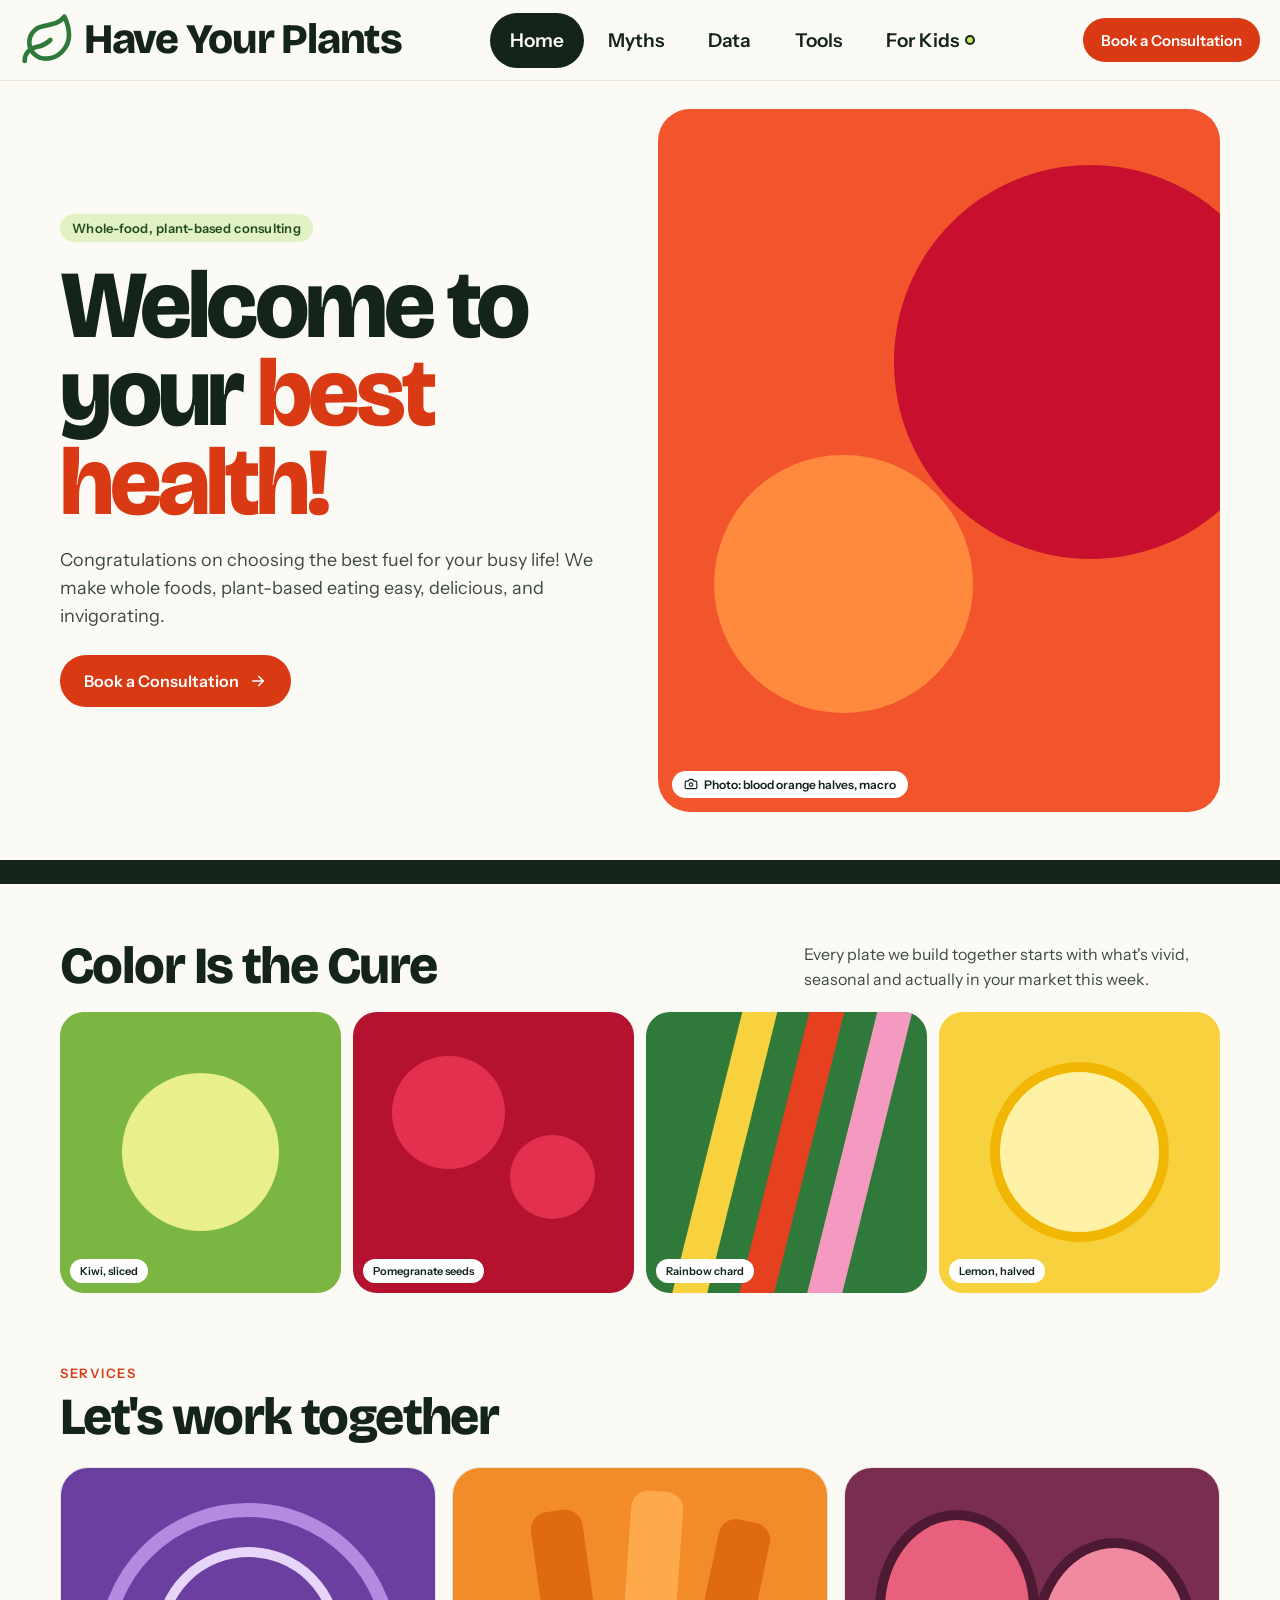
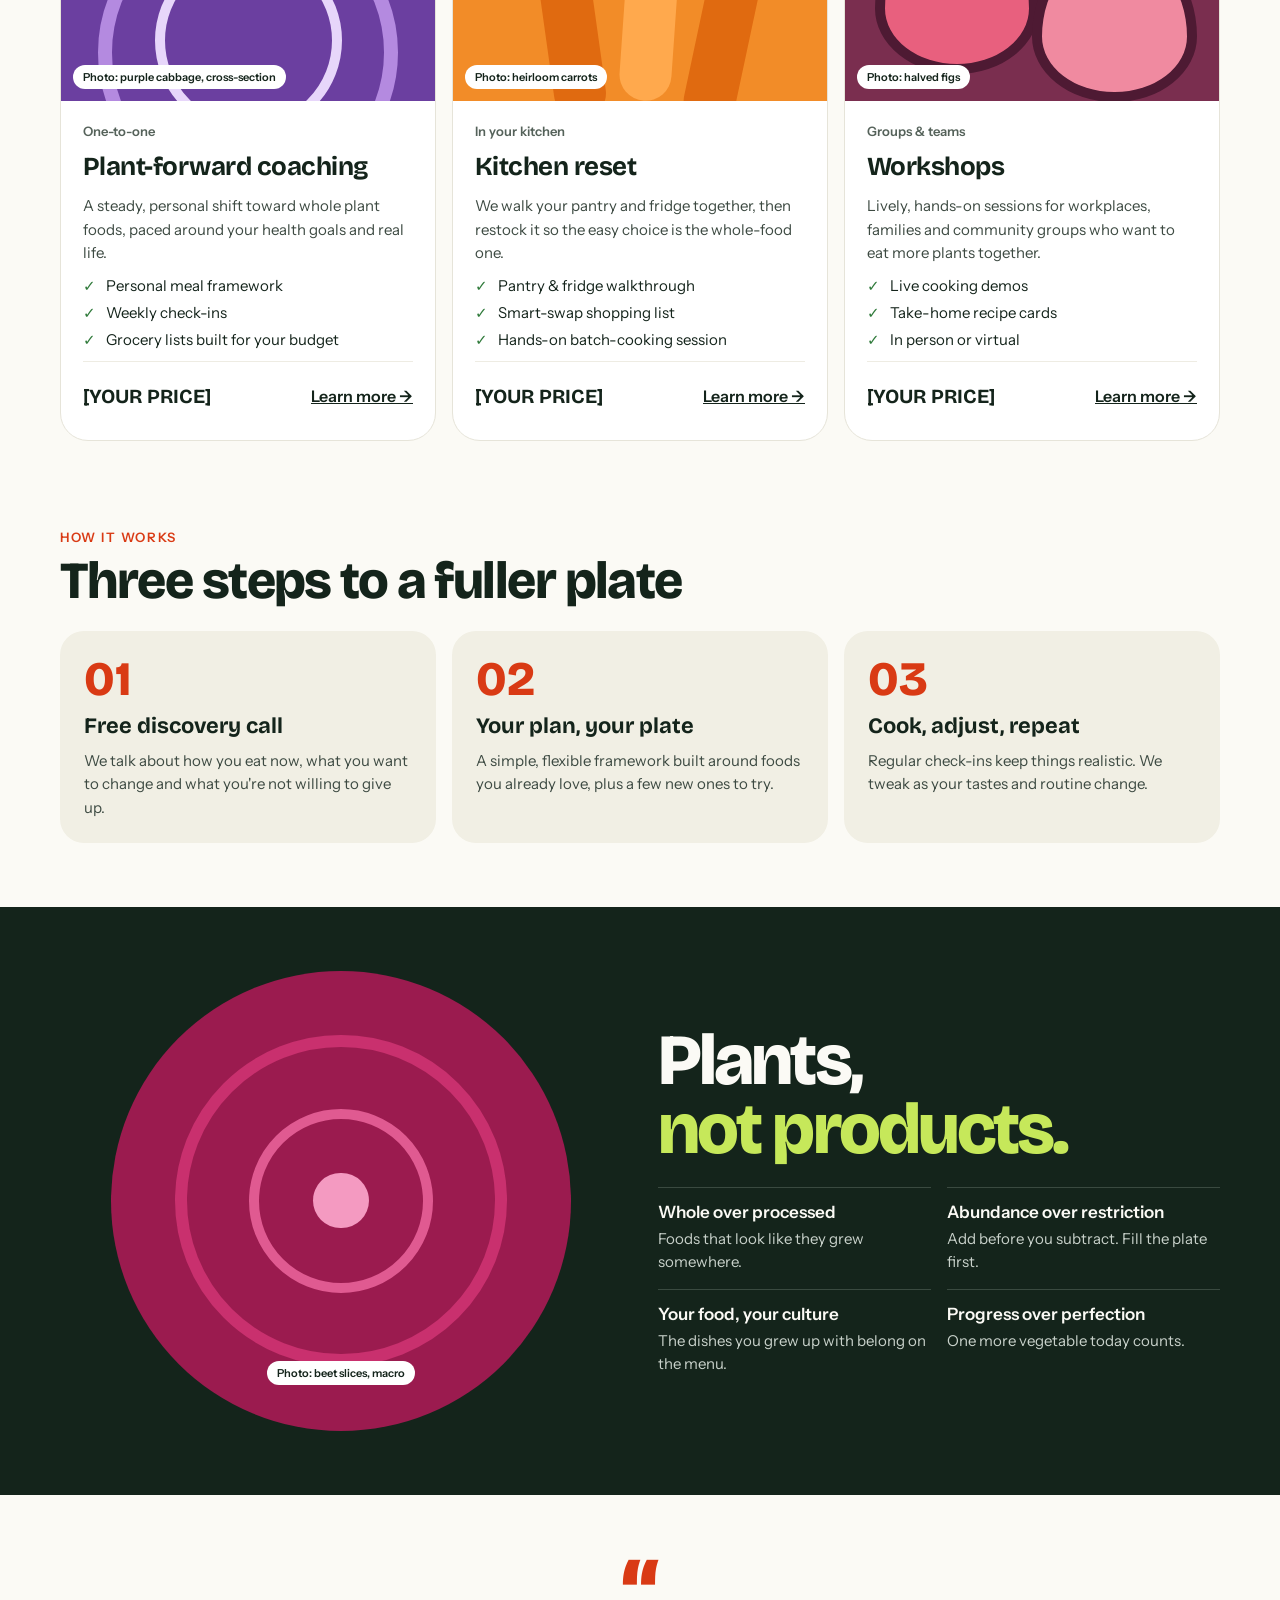
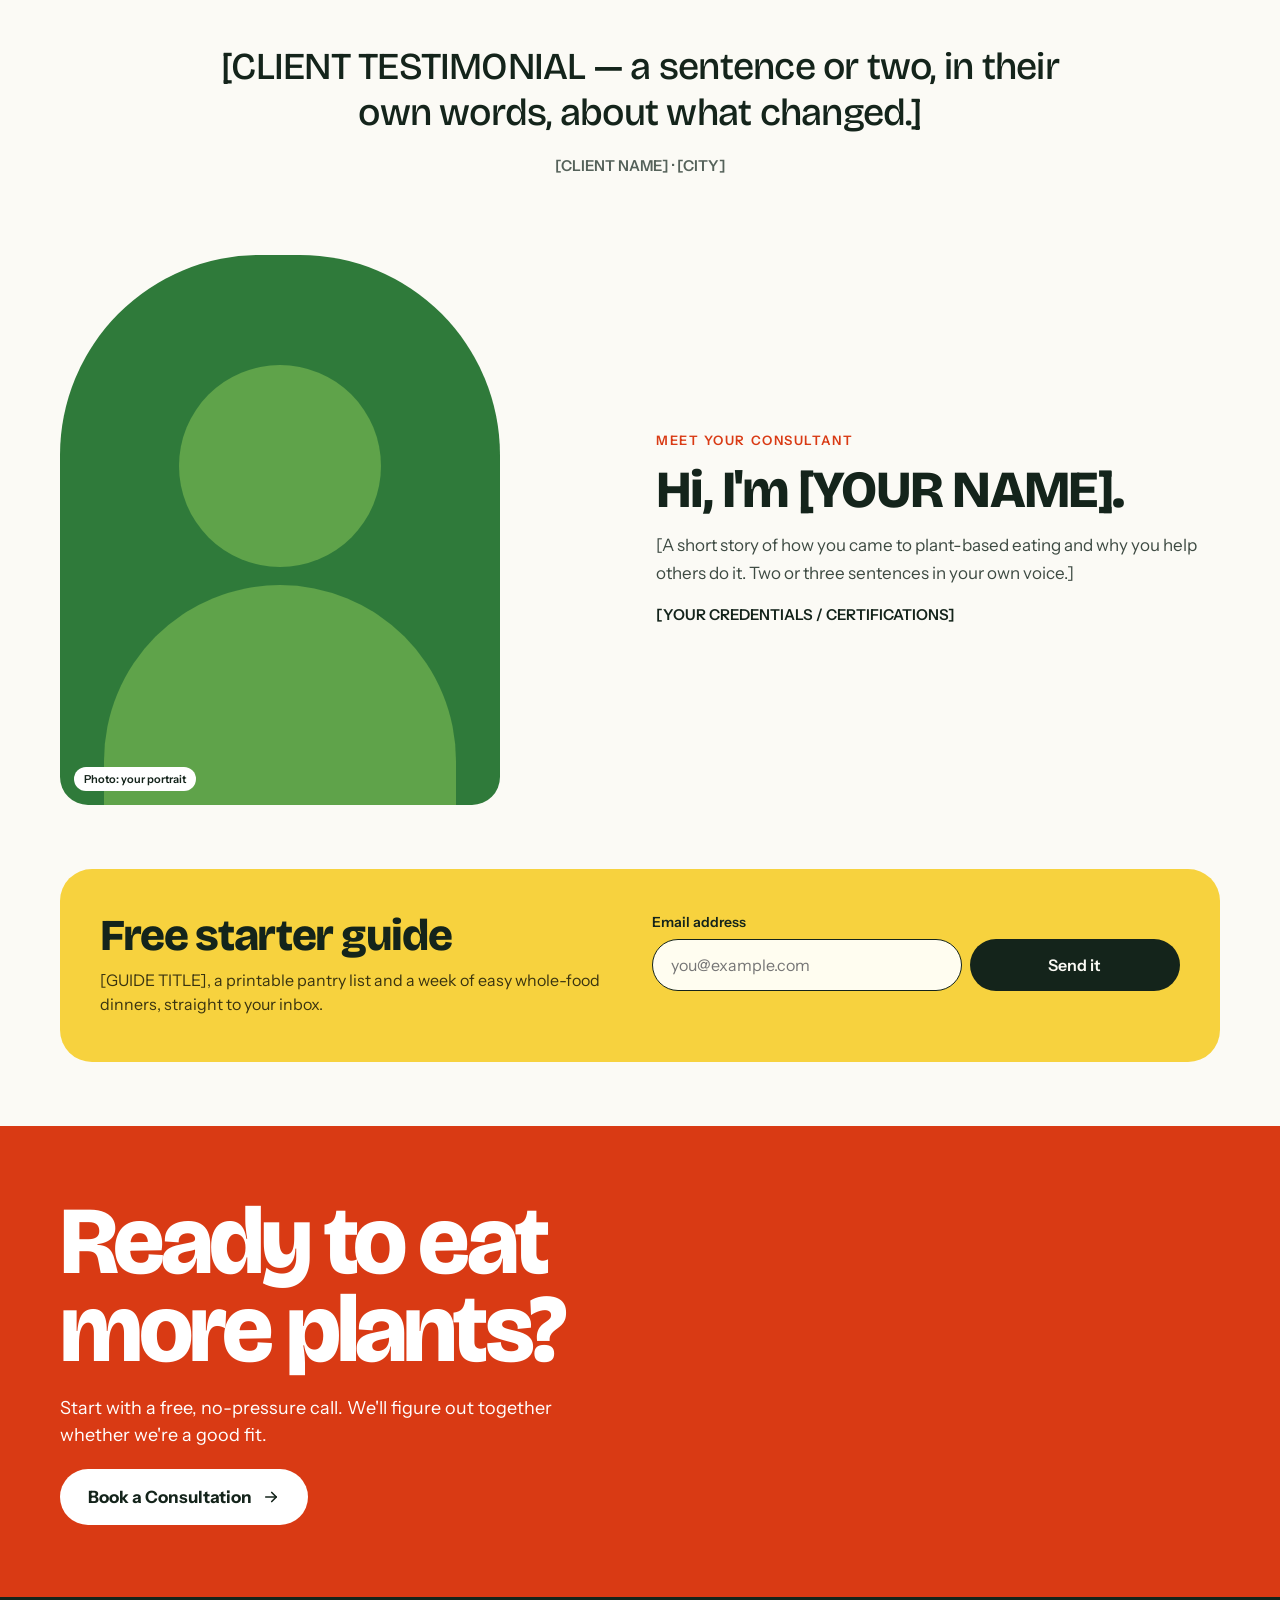
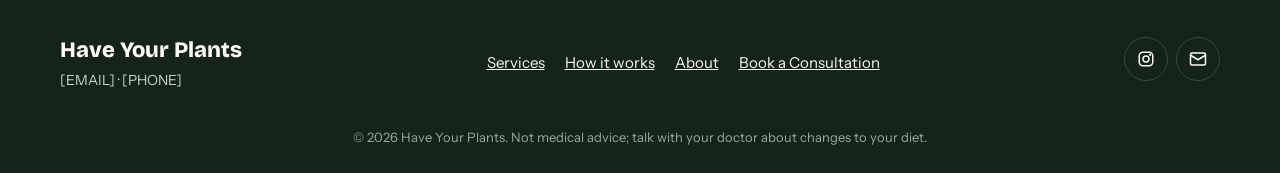
<file: MVP/index.html>
<!doctype html>
<html lang="en">
<head>
  <meta charset="utf-8">
  <meta name="viewport" content="width=device-width, initial-scale=1">
  <title>Have Your Plants — Whole-Food, Plant-Based Consulting</title>
  <meta name="description" content="Whole-food, plant-based consulting. We make plant-based eating easy, delicious, and invigorating.">
  <meta name="theme-color" content="#FBFAF5">

  <link rel="preconnect" href="https://fonts.googleapis.com">
  <link rel="preconnect" href="https://fonts.gstatic.com" crossorigin>
  <link rel="stylesheet" href="https://fonts.googleapis.com/css2?family=Bricolage+Grotesque:opsz,wght@12..96,500;12..96,700;12..96,800&family=Instrument+Sans:wght@400;500;600&display=swap">
  <link rel="stylesheet" href="css/styles.css">
  <script src="js/main.js" defer></script>
</head>
<body>
<a class="skip-link" href="#main">Skip to content</a>

<!-- NAV -->
<header class="site-header">
  <nav class="nav" aria-label="Main">
    <a class="brand" href="#top">
      <svg width="56" height="56" viewBox="0 0 24 24" fill="none" stroke="#2F7A3A" stroke-width="2" stroke-linecap="round" stroke-linejoin="round" aria-hidden="true"><path d="M11 20A7 7 0 0 1 9.8 6.1C15.5 5 17 4.48 19 2c1 2 2 4.18 2 8 0 5.5-4.78 10-10 10Z"/><path d="M2 21c0-3 1.85-5.36 5.08-6C9.5 14.52 12 13 13 12"/></svg>
      <span>Have Your Plants</span>
    </a>

    <ul class="nav__links">
      <li><a href="#top" aria-current="page">Home</a></li>
      <li><a href="#myths">Myths</a></li>
      <li><a href="#data">Data</a></li>
      <li><a href="#tools">Tools</a></li>
      <li><a href="#kids">For Kids<span class="kids-dot" aria-hidden="true"></span></a></li>
    </ul>

    <div class="nav__actions">
      <a class="btn btn--accent btn--sm nav__cta" href="#book">Book a Consultation</a>
      <button class="menu-toggle" type="button" aria-label="Open menu" aria-expanded="false" aria-controls="mobile-menu">
        <svg class="icon-open" width="20" height="20" viewBox="0 0 24 24" fill="none" stroke="currentColor" stroke-width="2" stroke-linecap="round" aria-hidden="true"><path d="M4 7h16"/><path d="M4 12h16"/><path d="M4 17h10"/></svg>
        <svg class="icon-close" width="20" height="20" viewBox="0 0 24 24" fill="none" stroke="currentColor" stroke-width="2" stroke-linecap="round" aria-hidden="true"><path d="M6 6l12 12"/><path d="M18 6L6 18"/></svg>
      </button>
    </div>
  </nav>

  <div id="mobile-menu" class="mobile-menu" hidden>
    <ul>
      <li><a href="#top" aria-current="page">Home<span class="dot" aria-hidden="true">●</span></a></li>
      <li><a href="#myths">Myths<span class="arrow" aria-hidden="true">→</span></a></li>
      <li><a href="#data">Data<span class="arrow" aria-hidden="true">→</span></a></li>
      <li><a href="#tools">Tools<span class="arrow" aria-hidden="true">→</span></a></li>
      <li><a href="#kids"><span class="kids-label">For Kids<span class="pill-tag">Fun stuff</span></span><span class="arrow" aria-hidden="true">→</span></a></li>
    </ul>
    <a class="btn btn--accent btn--block" href="#book">Book a Consultation</a>
  </div>
</header>

<main id="main">

  <!-- HERO -->
  <section id="top" class="container hero">
    <div class="hero__copy">
      <span class="badge">Whole-food, plant-based consulting</span>
      <h1 class="display">Welcome to your <em>best health!</em></h1>
      <p class="lede">Congratulations on choosing the best fuel for your busy life! We make whole foods, plant-based eating easy, delicious, and invigorating.</p>
      <div class="hero__ctas">
        <a class="btn btn--accent" href="#book">Book a Consultation
          <svg width="18" height="18" viewBox="0 0 24 24" fill="none" stroke="currentColor" stroke-width="2.2" stroke-linecap="round" stroke-linejoin="round" aria-hidden="true"><path d="M5 12h14"/><path d="m13 6 6 6-6 6"/></svg>
        </a>
      </div>
    </div>
    <!-- Replace placeholder with: <img src="…" alt="Blood orange halves" style="aspect-ratio:4/5;border-radius:32px;object-fit:cover;width:100%"> -->
    <div class="ph ph--orange" role="img" aria-label="Photo placeholder: blood orange halves, macro close-up">
      <i style="width:70%;aspect-ratio:1;border-radius:50%;background:#C8102E;right:-12%;top:8%"></i>
      <i style="width:46%;aspect-ratio:1;border-radius:50%;background:#FF8A3D;left:10%;bottom:14%"></i>
      <span class="ph__label">
        <svg width="14" height="14" viewBox="0 0 24 24" fill="none" stroke="currentColor" stroke-width="2" stroke-linecap="round" stroke-linejoin="round" aria-hidden="true"><path d="M14.5 4h-5L7 7H4a2 2 0 0 0-2 2v9a2 2 0 0 0 2 2h16a2 2 0 0 0 2-2V9a2 2 0 0 0-2-2h-3l-2.5-3z"/><circle cx="12" cy="13" r="3"/></svg>Photo: blood orange halves, macro</span>
    </div>
  </section>

  <!-- PRODUCE TICKER -->
  <div class="ticker" aria-hidden="true"></div>

  <!-- IN SEASON MOSAIC -->
  <section class="container mosaic" aria-labelledby="mosaic-title">
    <div class="mosaic__head">
      <h2 id="mosaic-title" class="h2">Color Is the Cure</h2>
      <p>Every plate we build together starts with what's vivid, seasonal and actually in your market this week.</p>
    </div>
    <div class="mosaic__grid">
      <div class="ph" role="img" aria-label="Photo placeholder: sliced golden kiwi, close-up" style="background:#7BB542">
        <i style="inset:22%;border-radius:50%;background:#E9F08A"></i>
        <span class="ph__label">Kiwi, sliced</span>
      </div>
      <div class="ph" role="img" aria-label="Photo placeholder: pomegranate seeds, macro" style="background:#B5122F">
        <i style="width:40%;aspect-ratio:1;border-radius:50%;background:#E3304F;left:14%;top:16%"></i>
        <i style="width:30%;aspect-ratio:1;border-radius:50%;background:#E3304F;right:14%;bottom:26%"></i>
        <span class="ph__label">Pomegranate seeds</span>
      </div>
      <div class="ph" role="img" aria-label="Photo placeholder: rainbow chard stems, close-up" style="background:#2F7A3A">
        <i style="width:12%;height:120%;left:22%;top:-10%;background:#F7D23E;transform:rotate(14deg)"></i>
        <i style="width:12%;height:120%;left:46%;top:-10%;background:#E5401F;transform:rotate(14deg)"></i>
        <i style="width:12%;height:120%;left:70%;top:-10%;background:#F49AC1;transform:rotate(14deg)"></i>
        <span class="ph__label">Rainbow chard</span>
      </div>
      <div class="ph" role="img" aria-label="Photo placeholder: halved lemon, macro" style="background:#F7D23E">
        <i style="inset:18%;border-radius:50%;background:#FFF1A6;border:10px solid #F2B705"></i>
        <span class="ph__label">Lemon, halved</span>
      </div>
    </div>
  </section>

  <!-- SERVICES -->
  <section id="services" class="container services" aria-labelledby="services-title">
    <div class="section-head">
      <span class="eyebrow">Services</span>
      <h2 id="services-title" class="h2">Let's work together</h2>
    </div>
    <div class="cards">

      <article class="card">
        <div class="ph" role="img" aria-label="Photo placeholder: purple cabbage cross-section, macro" style="background:#6B3FA0">
          <i style="width:80%;aspect-ratio:1;left:10%;top:15%;border-radius:50%;border:14px solid #B48AE0"></i>
          <i style="width:50%;aspect-ratio:1;left:25%;top:34%;border-radius:50%;border:10px solid #E7D6FA"></i>
          <span class="ph__label">Photo: purple cabbage, cross-section</span>
        </div>
        <div class="card__body">
          <span class="card__kicker">One-to-one</span>
          <h3>Plant-forward coaching</h3>
          <p>A steady, personal shift toward whole plant foods, paced around your health goals and real life.</p>
          <ul class="checks">
            <li>Personal meal framework</li>
            <li>Weekly check-ins</li>
            <li>Grocery lists built for your budget</li>
          </ul>
          <div class="card__foot">
            <span class="price">[YOUR PRICE]</span>
            <a class="more" href="#book">Learn more →</a>
          </div>
        </div>
      </article>

      <article class="card">
        <div class="ph" role="img" aria-label="Photo placeholder: bunch of carrots with tops, close-up" style="background:#F28C28">
          <i style="width:14%;height:90%;left:24%;top:18%;border-radius:40px 40px 60px 60px;background:#E06A10;transform:rotate(-8deg)"></i>
          <i style="width:14%;height:90%;left:46%;top:10%;border-radius:40px 40px 60px 60px;background:#FFA94D;transform:rotate(4deg)"></i>
          <i style="width:14%;height:90%;left:66%;top:22%;border-radius:40px 40px 60px 60px;background:#E06A10;transform:rotate(12deg)"></i>
          <span class="ph__label">Photo: heirloom carrots</span>
        </div>
        <div class="card__body">
          <span class="card__kicker">In your kitchen</span>
          <h3>Kitchen reset</h3>
          <p>We walk your pantry and fridge together, then restock it so the easy choice is the whole-food one.</p>
          <ul class="checks">
            <li>Pantry &amp; fridge walkthrough</li>
            <li>Smart-swap shopping list</li>
            <li>Hands-on batch-cooking session</li>
          </ul>
          <div class="card__foot">
            <span class="price">[YOUR PRICE]</span>
            <a class="more" href="#book">Learn more →</a>
          </div>
        </div>
      </article>

      <article class="card">
        <div class="ph" role="img" aria-label="Photo placeholder: halved figs, macro" style="background:#7A2E4F">
          <i style="width:44%;aspect-ratio:1;left:8%;top:18%;border-radius:50% 50% 50% 50% / 60% 60% 40% 40%;background:#E8607E;border:10px solid #4E1A33"></i>
          <i style="width:44%;aspect-ratio:1;right:6%;top:30%;border-radius:50% 50% 50% 50% / 60% 60% 40% 40%;background:#F08AA0;border:10px solid #4E1A33"></i>
          <span class="ph__label">Photo: halved figs</span>
        </div>
        <div class="card__body">
          <span class="card__kicker">Groups &amp; teams</span>
          <h3>Workshops</h3>
          <p>Lively, hands-on sessions for workplaces, families and community groups who want to eat more plants together.</p>
          <ul class="checks">
            <li>Live cooking demos</li>
            <li>Take-home recipe cards</li>
            <li>In person or virtual</li>
          </ul>
          <div class="card__foot">
            <span class="price">[YOUR PRICE]</span>
            <a class="more" href="#book">Learn more →</a>
          </div>
        </div>
      </article>

    </div>
  </section>

  <!-- HOW IT WORKS -->
  <section id="how" class="container how" aria-labelledby="how-title">
    <div class="section-head">
      <span class="eyebrow">How it works</span>
      <h2 id="how-title" class="h2">Three steps to a fuller plate</h2>
    </div>
    <ol class="steps">
      <li>
        <span class="steps__num" aria-hidden="true">01</span>
        <h3>Free discovery call</h3>
        <p>We talk about how you eat now, what you want to change and what you're not willing to give up.</p>
      </li>
      <li>
        <span class="steps__num" aria-hidden="true">02</span>
        <h3>Your plan, your plate</h3>
        <p>A simple, flexible framework built around foods you already love, plus a few new ones to try.</p>
      </li>
      <li>
        <span class="steps__num" aria-hidden="true">03</span>
        <h3>Cook, adjust, repeat</h3>
        <p>Regular check-ins keep things realistic. We tweak as your tastes and routine change.</p>
      </li>
    </ol>
  </section>

  <!-- PHILOSOPHY BAND -->
  <section class="band" aria-labelledby="band-title">
    <div class="container band__inner">
      <div class="ph ph--beet" role="img" aria-label="Photo placeholder: roasted beet slices, overhead macro">
        <i style="inset:14%;border-radius:50%;border:12px solid #C9306E"></i>
        <i style="inset:30%;border-radius:50%;border:10px solid #E05A91"></i>
        <i style="inset:44%;border-radius:50%;background:#F49AC1"></i>
        <span class="ph__label">Photo: beet slices, macro</span>
      </div>
      <div class="band__copy">
        <h2 id="band-title" class="display">Plants,<br><span>not products.</span></h2>
        <div class="principles">
          <div>
            <h3>Whole over processed</h3>
            <p>Foods that look like they grew somewhere.</p>
          </div>
          <div>
            <h3>Abundance over restriction</h3>
            <p>Add before you subtract. Fill the plate first.</p>
          </div>
          <div>
            <h3>Your food, your culture</h3>
            <p>The dishes you grew up with belong on the menu.</p>
          </div>
          <div>
            <h3>Progress over perfection</h3>
            <p>One more vegetable today counts.</p>
          </div>
        </div>
      </div>
    </div>
  </section>

  <!-- TESTIMONIAL -->
  <figure class="container testimonial" style="margin-top:0;margin-bottom:0">
    <span class="testimonial__mark" aria-hidden="true">“</span>
    <blockquote>[CLIENT TESTIMONIAL — a sentence or two, in their own words, about what changed.]</blockquote>
    <figcaption>[CLIENT NAME] · [CITY]</figcaption>
  </figure>

  <!-- ABOUT -->
  <section id="about" class="container about" aria-labelledby="about-title">
    <div class="ph ph--portrait" role="img" aria-label="Photo placeholder: portrait of the consultant at a farmers market">
      <i style="width:46%;aspect-ratio:1;border-radius:50%;background:#5FA34A;left:27%;top:20%"></i>
      <i style="width:80%;height:40%;border-radius:200px 200px 0 0;background:#5FA34A;left:10%;bottom:0"></i>
      <span class="ph__label">Photo: your portrait</span>
    </div>
    <div class="about__copy">
      <span class="eyebrow">Meet your consultant</span>
      <h2 id="about-title" class="h2">Hi, I'm [YOUR NAME].</h2>
      <p>[A short story of how you came to plant-based eating and why you help others do it. Two or three sentences in your own voice.]</p>
      <p class="creds">[YOUR CREDENTIALS / CERTIFICATIONS]</p>
    </div>
  </section>

  <!-- FREE GUIDE -->
  <section class="guide-wrap" aria-labelledby="guide-title">
    <div class="guide">
      <div class="guide__copy">
        <h2 id="guide-title" class="display">Free starter guide</h2>
        <p>[GUIDE TITLE], a printable pantry list and a week of easy whole-food dinners, straight to your inbox.</p>
      </div>
      <form id="guide-form" novalidate>
        <label for="guide-email">Email address</label>
        <div class="guide__row">
          <input id="guide-email" name="email" type="email" autocomplete="email" inputmode="email" placeholder="you@example.com" required aria-describedby="guide-msg">
          <button class="btn btn--ink" type="submit">Send it</button>
        </div>
        <p id="guide-msg" class="form-msg" role="status" aria-live="polite"></p>
      </form>
    </div>
  </section>

  <!-- BOOK CTA -->
  <section id="book" class="book" aria-labelledby="book-title">
    <div class="container book__inner">
      <h2 id="book-title" class="display">Ready to eat<br>more plants?</h2>
      <p>Start with a free, no-pressure call. We'll figure out together whether we're a good fit.</p>
      <!-- TODO: point at your scheduling link (Calendly, Acuity, etc.) -->
      <a class="btn btn--white" href="#book">Book a Consultation
        <svg width="18" height="18" viewBox="0 0 24 24" fill="none" stroke="currentColor" stroke-width="2.2" stroke-linecap="round" stroke-linejoin="round" aria-hidden="true"><path d="M5 12h14"/><path d="m13 6 6 6-6 6"/></svg>
      </a>
    </div>
  </section>

</main>

<!-- FOOTER -->
<footer class="site-footer">
  <div class="container footer__inner">
    <div class="footer__brand">
      <strong>Have Your Plants</strong>
      <span>[EMAIL] · [PHONE]</span>
    </div>
    <nav class="footer__nav" aria-label="Footer">
      <a href="#services">Services</a>
      <a href="#how">How it works</a>
      <a href="#about">About</a>
      <a href="#book">Book a Consultation</a>
    </nav>
    <div class="social">
      <a href="#top" aria-label="Instagram">
        <svg width="18" height="18" viewBox="0 0 24 24" fill="none" stroke="currentColor" stroke-width="2" stroke-linecap="round" stroke-linejoin="round" aria-hidden="true"><rect x="3" y="3" width="18" height="18" rx="5"/><circle cx="12" cy="12" r="4"/><circle cx="17.5" cy="6.5" r="0.5"/></svg>
      </a>
      <a href="#top" aria-label="Email">
        <svg width="18" height="18" viewBox="0 0 24 24" fill="none" stroke="currentColor" stroke-width="2" stroke-linecap="round" stroke-linejoin="round" aria-hidden="true"><rect x="2" y="4" width="20" height="16" rx="2"/><path d="m22 7-10 6L2 7"/></svg>
      </a>
    </div>
  </div>
  <p class="footer__legal">© <span id="year">2026</span> Have Your Plants. Not medical advice; talk with your doctor about changes to your diet.</p>
</footer>

</body>
</html>
</file>
<file: MVP/css/styles.css>
/* ==========================================================================
   Have Your Plants — mobile-first styles
   Base rules target small screens; @media (min-width: …) layers add desktop.
   ========================================================================== */

:root {
  --accent: #D93A14;
  --ink: #14241B;
  --paper: #FBFAF5;
  --white: #FFFFFF;
  --line: #E6E4D9;
  --line-soft: #EEECE3;
  --muted: #3D4A42;
  --muted-2: #55625A;
  --leaf: #2F7A3A;
  --lime: #C6E85A;
  --sand: #F1EFE4;
  --sun: #F7D23E;

  --font-display: 'Bricolage Grotesque', system-ui, sans-serif;
  --font-body: 'Instrument Sans', system-ui, -apple-system, 'Segoe UI', sans-serif;

  --gutter: 20px;
  --max: 1200px;
  --header-h: 80px;
}

*, *::before, *::after { box-sizing: border-box; }

html {
  scroll-behavior: smooth;
  scroll-padding-top: var(--header-h);
  -webkit-text-size-adjust: 100%;
}

@media (prefers-reduced-motion: reduce) {
  html { scroll-behavior: auto; }
}

body {
  margin: 0;
  font-family: var(--font-body);
  color: var(--ink);
  background: var(--paper);
  overflow-x: clip;
}

h1, h2, h3, p, blockquote, ul, ol { margin: 0; }
ul, ol { padding: 0; list-style: none; }
img, svg { display: block; }
a { color: inherit; }

:focus-visible {
  outline: 3px solid var(--accent);
  outline-offset: 3px;
}

.visually-hidden {
  position: absolute !important;
  width: 1px; height: 1px;
  padding: 0; margin: -1px;
  overflow: hidden; clip: rect(0 0 0 0);
  white-space: nowrap; border: 0;
}

.skip-link {
  position: absolute;
  left: 12px; top: -60px;
  z-index: 100;
  padding: 10px 16px;
  border-radius: 999px;
  background: var(--ink);
  color: var(--paper);
  font-weight: 600;
  text-decoration: none;
}
.skip-link:focus { top: 12px; }

.container {
  max-width: var(--max);
  margin: 0 auto;
  padding-left: var(--gutter);
  padding-right: var(--gutter);
}

/* ---------- Shared type ---------- */

.display {
  font-family: var(--font-display);
  font-weight: 800;
  letter-spacing: -0.03em;
  line-height: 1;
}

.h2 {
  font-family: var(--font-display);
  font-weight: 800;
  font-size: clamp(32px, 6vw, 52px);
  line-height: 1;
  letter-spacing: -0.03em;
}

.eyebrow {
  font-size: 13px;
  font-weight: 600;
  letter-spacing: 0.12em;
  text-transform: uppercase;
  color: var(--accent);
}

.lede {
  font-size: 18px;
  line-height: 1.55;
  color: var(--muted);
}

.section-head {
  display: flex;
  flex-direction: column;
  gap: 10px;
}

/* ---------- Buttons ---------- */

.btn {
  display: inline-flex;
  align-items: center;
  justify-content: center;
  gap: 10px;
  min-height: 52px;
  padding: 0 24px;
  border: 0;
  border-radius: 999px;
  font: inherit;
  font-weight: 600;
  font-size: 16px;
  text-decoration: none;
  cursor: pointer;
  transition: transform .15s ease, filter .15s ease;
}
.btn:hover { filter: brightness(1.08); }
.btn:active { transform: translateY(1px); }

.btn--accent { background: var(--accent); color: var(--white); }
.btn--ink    { background: var(--ink); color: var(--paper); }
.btn--white  { background: var(--white); color: var(--ink); font-weight: 700; font-size: 17px; min-height: 56px; padding: 0 28px; }
.btn--sm     { min-height: 44px; padding: 0 18px; font-size: 15px; }
.btn--block  { display: flex; width: 100%; }

/* ---------- Header / nav ---------- */

.site-header {
  position: sticky;
  top: 0;
  z-index: 10;
  background: var(--paper);
  border-bottom: 1px solid var(--line);
}

.nav {
  max-width: 1280px;
  margin: 0 auto;
  padding: 12px var(--gutter);
  display: flex;
  align-items: center;
  justify-content: space-between;
  gap: 12px;
}

.brand {
  flex: 0 1 auto;
  min-width: 0;
  display: flex;
  align-items: center;
  gap: 8px;
  color: var(--ink);
  text-decoration: none;
}
.brand svg {
  flex-shrink: 0;
  width: clamp(36px, 10vw, 56px);
  height: auto;
}
.brand span {
  font-family: var(--font-display);
  font-weight: 800;
  font-size: clamp(24px, 7vw, 42px);
  line-height: 0.95;
  letter-spacing: -0.03em;
}

.nav__links,
.nav__cta { display: none; }

.nav__actions {
  display: flex;
  align-items: center;
  gap: 8px;
}

.menu-toggle {
  width: 44px;
  height: 44px;
  flex-shrink: 0;
  padding: 0;
  border-radius: 999px;
  border: 1.5px solid var(--ink);
  background: transparent;
  color: var(--ink);
  display: inline-flex;
  align-items: center;
  justify-content: center;
  cursor: pointer;
}
.menu-toggle .icon-close { display: none; }
.menu-toggle[aria-expanded="true"] {
  background: var(--ink);
  color: var(--paper);
}
.menu-toggle[aria-expanded="true"] .icon-open { display: none; }
.menu-toggle[aria-expanded="true"] .icon-close { display: block; }

.mobile-menu {
  border-top: 1px solid var(--line);
  background: var(--paper);
  padding: 8px var(--gutter) 24px;
  max-height: calc(100vh - var(--header-h));
  max-height: calc(100dvh - var(--header-h));
  overflow-y: auto;
}
.mobile-menu[hidden] { display: none; }

.mobile-menu li { border-bottom: 1px solid var(--line); }
.mobile-menu li:last-child { border-bottom: 0; }

.mobile-menu a:not(.btn) {
  display: flex;
  align-items: center;
  justify-content: space-between;
  min-height: 60px;
  font-family: var(--font-display);
  font-weight: 800;
  font-size: 30px;
  letter-spacing: -0.02em;
  color: var(--ink);
  text-decoration: none;
}
.mobile-menu a[aria-current="page"] { color: var(--accent); }
.mobile-menu .arrow { font-size: 22px; }
.mobile-menu .dot { font-size: 20px; }
.mobile-menu .btn { margin-top: 20px; }

.pill-tag {
  padding: 3px 10px;
  border-radius: 999px;
  background: var(--lime);
  color: var(--ink);
  font-family: var(--font-body);
  font-size: 12px;
  font-weight: 600;
  letter-spacing: 0;
}

.kids-label {
  display: inline-flex;
  align-items: center;
  gap: 10px;
}

/* ---------- Photo placeholders ---------- */

.ph {
  position: relative;
  overflow: hidden;
}
.ph > i {
  position: absolute;
  display: block;
}
.ph__label {
  position: absolute;
  left: 10px;
  bottom: 10px;
  display: inline-flex;
  align-items: center;
  gap: 6px;
  padding: 5px 10px;
  border-radius: 999px;
  background: var(--white);
  color: var(--ink);
  font-size: 11px;
  font-weight: 600;
}

/* ---------- Hero ---------- */

.hero {
  padding-top: 28px;
  padding-bottom: 48px;
  display: grid;
  gap: 36px;
  align-items: center;
}
.hero__copy {
  display: flex;
  flex-direction: column;
  gap: 20px;
}
.badge {
  align-self: flex-start;
  display: inline-flex;
  align-items: center;
  padding: 6px 12px;
  border-radius: 999px;
  background: #E3F2C4;
  color: #234D1F;
  font-size: 13px;
  font-weight: 600;
  letter-spacing: 0.02em;
}
.hero h1 {
  font-size: clamp(48px, 10vw, 96px);
  line-height: 0.92;
  letter-spacing: -0.04em;
}
.hero h1 em { font-style: normal; color: var(--accent); }
.hero .lede { max-width: 34rem; }
.hero__ctas { display: flex; flex-wrap: wrap; gap: 12px; padding-top: 4px; }

.ph--orange { aspect-ratio: 4 / 5; border-radius: 32px; background: #F2552C; }
.ph--orange .ph__label { left: 14px; bottom: 14px; padding: 6px 12px; font-size: 12px; }

.ticker { background: var(--ink); height: 24px; }

/* ---------- Mosaic ---------- */

.mosaic {
  padding-top: 56px;
  padding-bottom: 24px;
  display: flex;
  flex-direction: column;
  gap: 20px;
}
.mosaic__head {
  display: flex;
  flex-wrap: wrap;
  align-items: flex-end;
  justify-content: space-between;
  gap: 12px;
}
.mosaic__head p {
  max-width: 26rem;
  font-size: 16px;
  line-height: 1.55;
  color: var(--muted);
}
.mosaic__grid {
  display: grid;
  grid-template-columns: repeat(2, 1fr);
  gap: 12px;
}
.mosaic__grid .ph { aspect-ratio: 1; border-radius: 24px; }

/* ---------- Services ---------- */

.services,
.how {
  display: flex;
  flex-direction: column;
  gap: 24px;
}
.services { padding-top: 48px; padding-bottom: 48px; }
.how { padding-top: 40px; padding-bottom: 64px; }

.cards {
  display: grid;
  grid-template-columns: 1fr;
  gap: 16px;
}

.card {
  background: var(--white);
  border: 1px solid var(--line);
  border-radius: 28px;
  overflow: hidden;
  display: flex;
  flex-direction: column;
}
.card .ph { aspect-ratio: 16 / 10; }
.card .ph__label { left: 12px; bottom: 12px; }
.card__body {
  padding: 22px;
  display: flex;
  flex-direction: column;
  gap: 12px;
  flex-grow: 1;
}
.card__kicker { font-size: 13px; font-weight: 600; color: var(--muted-2); }
.card h3 {
  font-family: var(--font-display);
  font-weight: 700;
  font-size: 26px;
  letter-spacing: -0.02em;
}
.card p { font-size: 15px; line-height: 1.55; color: var(--muted); }
.checks { display: flex; flex-direction: column; gap: 8px; font-size: 15px; }
.checks li { display: flex; gap: 10px; }
.checks li::before { content: "✓"; color: var(--leaf); font-weight: 700; }
.card__foot {
  margin-top: auto;
  padding-top: 12px;
  display: flex;
  align-items: center;
  flex-wrap: wrap;
  justify-content: space-between;
  gap: 0 12px;
  border-top: 1px solid var(--line-soft);
}
.price { font-family: var(--font-display); font-weight: 700; font-size: 20px; white-space: nowrap; }
.more {
  display: inline-flex;
  align-items: center;
  min-height: 44px;
  font-weight: 600;
  color: var(--ink);
  white-space: nowrap;
}

/* ---------- How it works ---------- */

.steps {
  display: grid;
  grid-template-columns: 1fr;
  gap: 16px;
}
.steps li {
  display: flex;
  flex-direction: column;
  gap: 10px;
  padding: 24px;
  border-radius: 24px;
  background: var(--sand);
}
.steps__num {
  font-family: var(--font-display);
  font-weight: 800;
  font-size: 48px;
  line-height: 1;
  color: var(--accent);
}
.steps h3 { font-family: var(--font-display); font-weight: 700; font-size: 22px; }
.steps p { font-size: 15px; line-height: 1.55; color: var(--muted); }

/* ---------- Philosophy band ---------- */

.band { background: var(--ink); color: var(--paper); }
.band__inner {
  padding-top: 64px;
  padding-bottom: 64px;
  display: grid;
  gap: 36px;
  align-items: center;
}
.ph--beet {
  width: 100%;
  max-width: 460px;
  margin: 0 auto;
  aspect-ratio: 1;
  border-radius: 50%;
  background: #9B1B4F;
}
.ph--beet .ph__label {
  left: 50%;
  bottom: 10%;
  transform: translateX(-50%);
  white-space: nowrap;
}
.band__copy { display: flex; flex-direction: column; gap: 24px; }
.band h2 {
  font-size: clamp(40px, 8vw, 72px);
  line-height: 0.95;
  letter-spacing: -0.04em;
}
.band h2 span { color: var(--lime); }
.principles {
  display: grid;
  grid-template-columns: 1fr;
  gap: 16px;
}
.principles > div {
  display: flex;
  flex-direction: column;
  gap: 6px;
  padding-top: 14px;
  border-top: 1px solid #3A4A40;
}
.principles h3 { font-size: 17px; font-weight: 600; }
.principles p { font-size: 15px; line-height: 1.5; color: #C9D2CB; }

/* ---------- Testimonial ---------- */

.testimonial {
  max-width: 900px;
  padding-top: 72px;
  padding-bottom: 48px;
  display: flex;
  flex-direction: column;
  align-items: center;
  gap: 20px;
  text-align: center;
}
.testimonial__mark {
  font-family: var(--font-display);
  font-weight: 800;
  font-size: 96px;
  line-height: 0.6;
  color: var(--accent);
}
.testimonial blockquote {
  font-family: var(--font-display);
  font-weight: 500;
  font-size: clamp(24px, 4.5vw, 38px);
  line-height: 1.2;
  letter-spacing: -0.02em;
}
.testimonial figcaption { font-size: 15px; font-weight: 600; color: var(--muted-2); }

/* ---------- About ---------- */

.about {
  padding-top: 32px;
  padding-bottom: 64px;
  display: grid;
  gap: 32px;
  align-items: center;
}
.ph--portrait {
  width: 100%;
  max-width: 440px;
  aspect-ratio: 4 / 5;
  border-radius: 200px 200px 28px 28px;
  background: var(--leaf);
}
.ph--portrait .ph__label { left: 14px; bottom: 14px; }
.about__copy { display: flex; flex-direction: column; gap: 16px; }
.about__copy p { font-size: 17px; line-height: 1.6; color: var(--muted); }
.about__copy .creds { font-size: 15px; font-weight: 600; color: var(--ink); }

/* ---------- Free guide ---------- */

.guide-wrap { padding: 0 var(--gutter) 64px; }
.guide {
  max-width: 1160px;
  margin: 0 auto;
  background: var(--sun);
  border-radius: 32px;
  padding: 36px 24px;
  display: grid;
  gap: 24px;
  align-items: center;
}
.guide__copy { display: flex; flex-direction: column; gap: 10px; }
.guide h2 { font-size: clamp(28px, 5vw, 44px); }
.guide__copy p { font-size: 16px; line-height: 1.5; color: #3A3410; }
.guide form { display: flex; flex-direction: column; gap: 8px; }
.guide label { font-size: 14px; font-weight: 600; }
.guide__row { display: flex; flex-wrap: wrap; gap: 8px; }
.guide input {
  flex: 1 1 200px;
  min-width: 0;
  min-height: 52px;
  padding: 0 18px;
  border-radius: 999px;
  border: 1.5px solid var(--ink);
  background: #FFFDF0;
  font: inherit;
  font-size: 16px; /* ≥16px prevents iOS zoom on focus */
  color: var(--ink);
}
.guide input[aria-invalid="true"] { border-color: #A3130B; border-width: 2px; }
.guide .btn { flex: 1 0 auto; }
.form-msg { min-height: 1.4em; font-size: 14px; font-weight: 600; }
.form-msg.is-error { color: #A3130B; }
.form-msg.is-ok { color: #234D1F; }

/* ---------- Book CTA ---------- */

.book { background: var(--accent); color: var(--white); }
.book__inner {
  padding-top: 72px;
  padding-bottom: 72px;
  display: flex;
  flex-direction: column;
  align-items: flex-start;
  gap: 20px;
}
.book h2 {
  font-size: clamp(44px, 9vw, 96px);
  line-height: 0.92;
  letter-spacing: -0.04em;
}
.book p { font-size: 18px; line-height: 1.5; max-width: 32rem; }

/* ---------- Footer ---------- */

.site-footer { background: var(--ink); color: #C9D2CB; }
.footer__inner {
  padding-top: 40px;
  padding-bottom: 40px;
  display: flex;
  flex-direction: column;
  gap: 24px;
}
.footer__brand { display: flex; flex-direction: column; gap: 8px; }
.footer__brand strong {
  font-family: var(--font-display);
  font-weight: 800;
  font-size: 22px;
  color: var(--paper);
}
.footer__brand span { font-size: 14px; }
.footer__nav { display: flex; flex-wrap: wrap; gap: 4px 20px; font-size: 15px; }
.footer__nav a {
  display: inline-flex;
  align-items: center;
  min-height: 44px;
  color: var(--paper);
}
.social { display: flex; gap: 8px; }
.social a {
  width: 44px;
  height: 44px;
  border-radius: 50%;
  border: 1px solid #3A4A40;
  display: inline-flex;
  align-items: center;
  justify-content: center;
  color: var(--paper);
}
.social a:hover { background: #22362A; }
.footer__legal {
  padding: 0 var(--gutter) 28px;
  text-align: center;
  font-size: 13px;
  color: #9AA89F;
}

/* ==========================================================================
   ≥ 600px — small tablets
   ========================================================================== */
@media (min-width: 600px) {
  .mosaic__grid { grid-template-columns: repeat(4, 1fr); }
  .principles { grid-template-columns: repeat(2, 1fr); }
  .guide { padding: 44px 40px; }
  .footer__inner {
    flex-direction: row;
    flex-wrap: wrap;
    justify-content: space-between;
  }
}

/* ==========================================================================
   ≥ 860px — desktop (matches design breakpoint)
   ========================================================================== */
@media (min-width: 860px) {
  :root { --header-h: 90px; }

  .nav__links {
    display: flex;
    align-items: center;
    gap: 4px;
  }
  .nav__links a {
    display: inline-flex;
    align-items: center;
    gap: 6px;
    min-height: 55px;
    padding: 0 20px;
    border-radius: 999px;
    color: var(--ink);
    font-weight: 600;
    font-size: 19px;
    text-decoration: none;
    transition: background .15s ease;
  }
  .nav__links a:hover { background: var(--sand); }
  .nav__links a[aria-current="page"] { background: var(--ink); color: var(--paper); }
  .nav__links .kids-dot {
    display: inline-block;
    width: 10px;
    height: 10px;
    border-radius: 50%;
    background: var(--lime);
    border: 2px solid var(--ink);
  }

  .nav__cta { display: inline-flex; }
  .menu-toggle,
  .mobile-menu { display: none !important; }

  .hero,
  .band__inner,
  .about { grid-template-columns: 1fr 1fr; }
  .guide { grid-template-columns: 1fr 1fr; }

  .cards,
  .steps { grid-template-columns: repeat(3, 1fr); }
}

/* Nav links + CTA + big logo need room; shrink link padding in the 860–1100 band */
@media (min-width: 860px) and (max-width: 1099px) {
  .brand span { font-size: 30px; }
  .brand svg { width: 40px; }
  .nav__links a { padding: 0 12px; font-size: 16px; min-height: 44px; }
  .nav__cta { display: none; }
}
</file>
